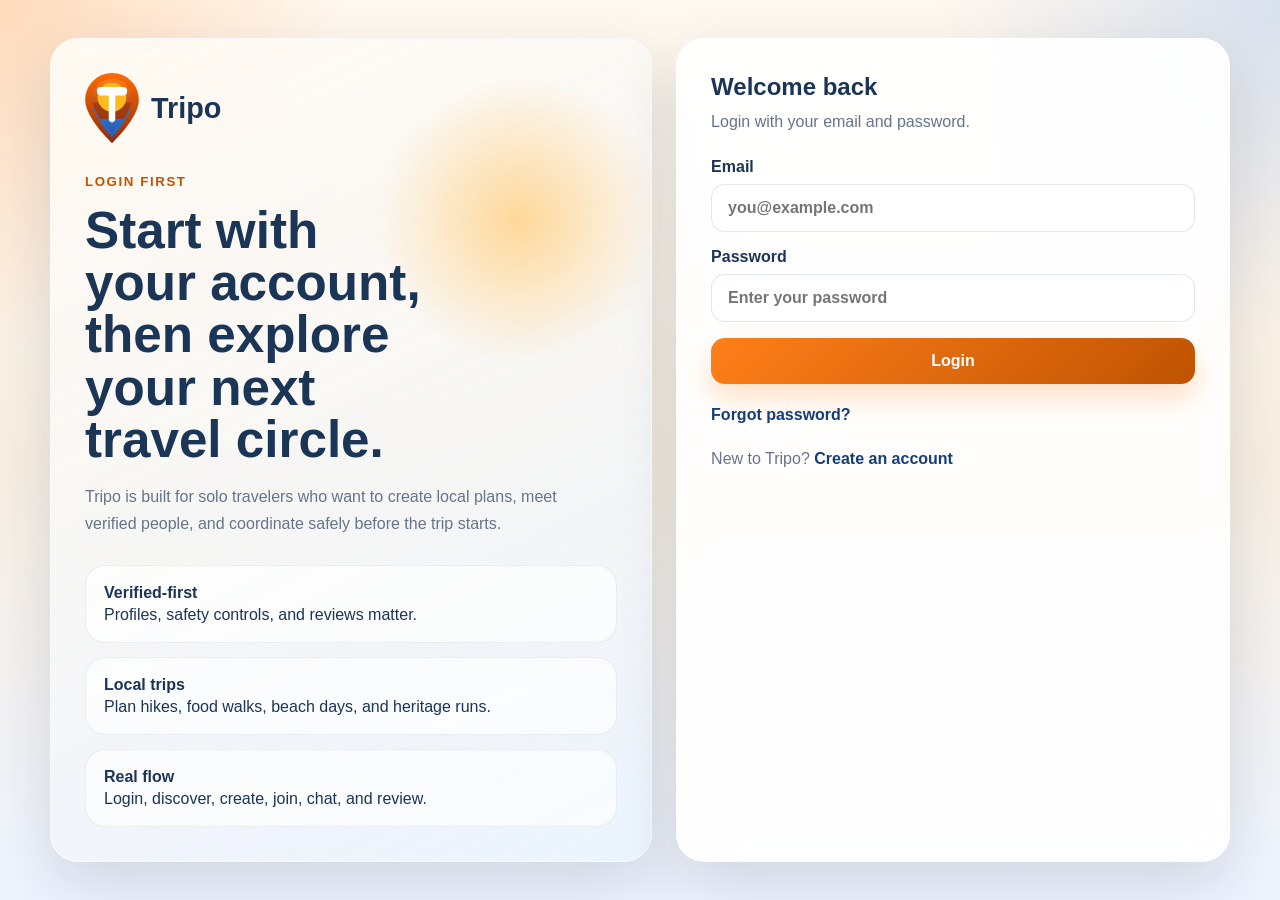
<file: index.html>
<!DOCTYPE html>
<html lang="en">
<head>
  <meta charset="UTF-8">
  <meta name="viewport" content="width=device-width, initial-scale=1.0">
  <title>Tripo</title>
  <link rel="icon" type="image/svg+xml" href="assets/tripo-logo.svg">
  <link rel="stylesheet" href="styles.css">
</head>
<body class="auth-body" data-page="index">
  <div class="auth-shell auth-redirect">
    <img class="auth-logo" src="assets/tripo-logo.svg" alt="Tripo logo">
    <h1>Opening Tripo...</h1>
    <p>Checking your session and sending you to the right page.</p>
  </div>
  <script src="vendor/supabase-js.min.js"></script>
  <script src="config.js"></script>
  <script src="tripo.js"></script>
  <script src="index.js"></script>
</body>
</html>
</file>
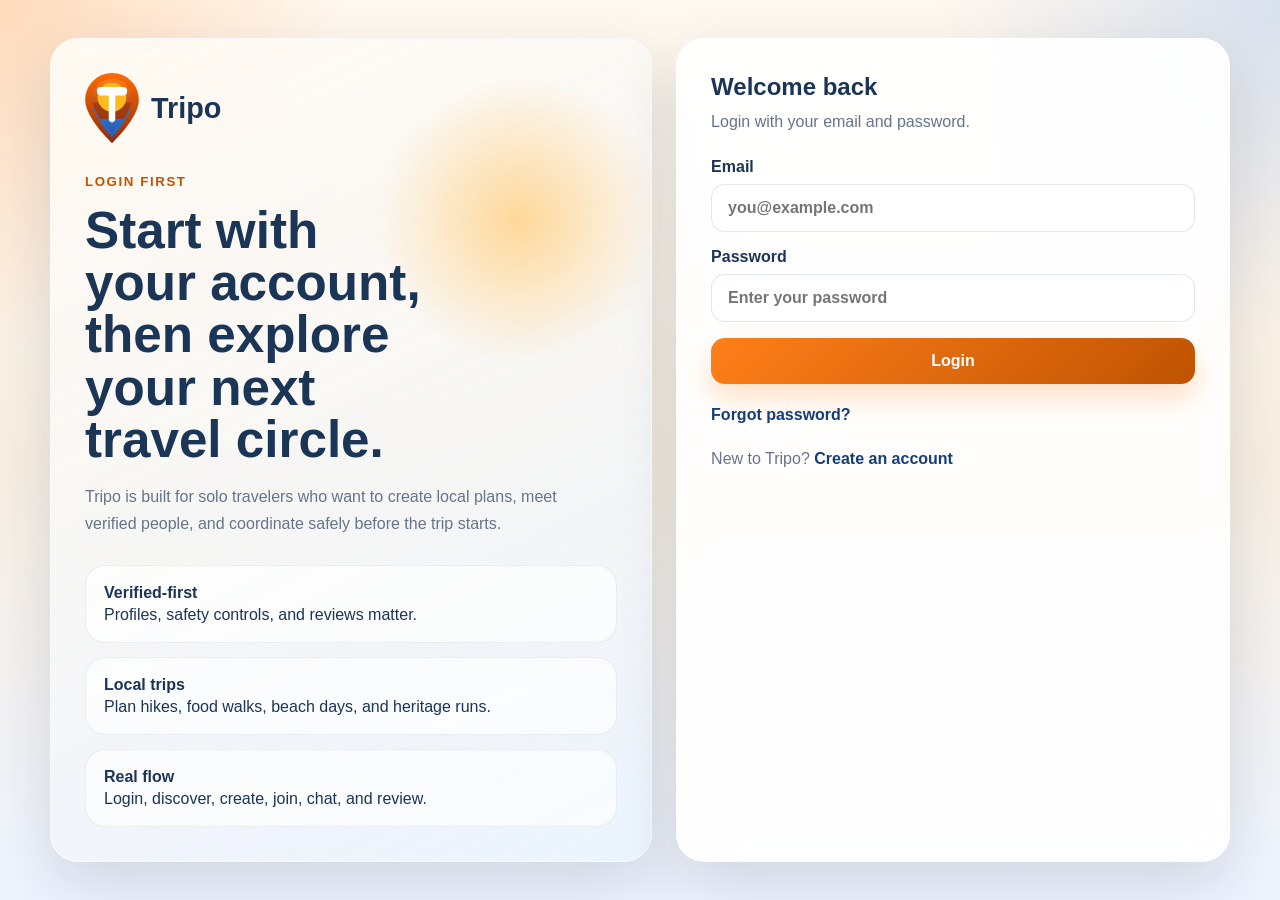
<file: admin.html>
<!DOCTYPE html>
<html lang="en">
<head>
  <meta charset="UTF-8">
  <meta name="viewport" content="width=device-width, initial-scale=1.0">
  <title>Admin Console | Tripo</title>
  <link rel="icon" type="image/svg+xml" href="assets/tripo-logo.svg">
  <link rel="stylesheet" href="styles.css">
</head>
<body class="app-body" data-page="admin">
  <div id="appShell"></div>
  <script src="vendor/supabase-js.min.js"></script>
  <script src="config.js"></script>
  <script src="tripo.js"></script>
  <script src="admin.js"></script>
</body>
</html>
</file>
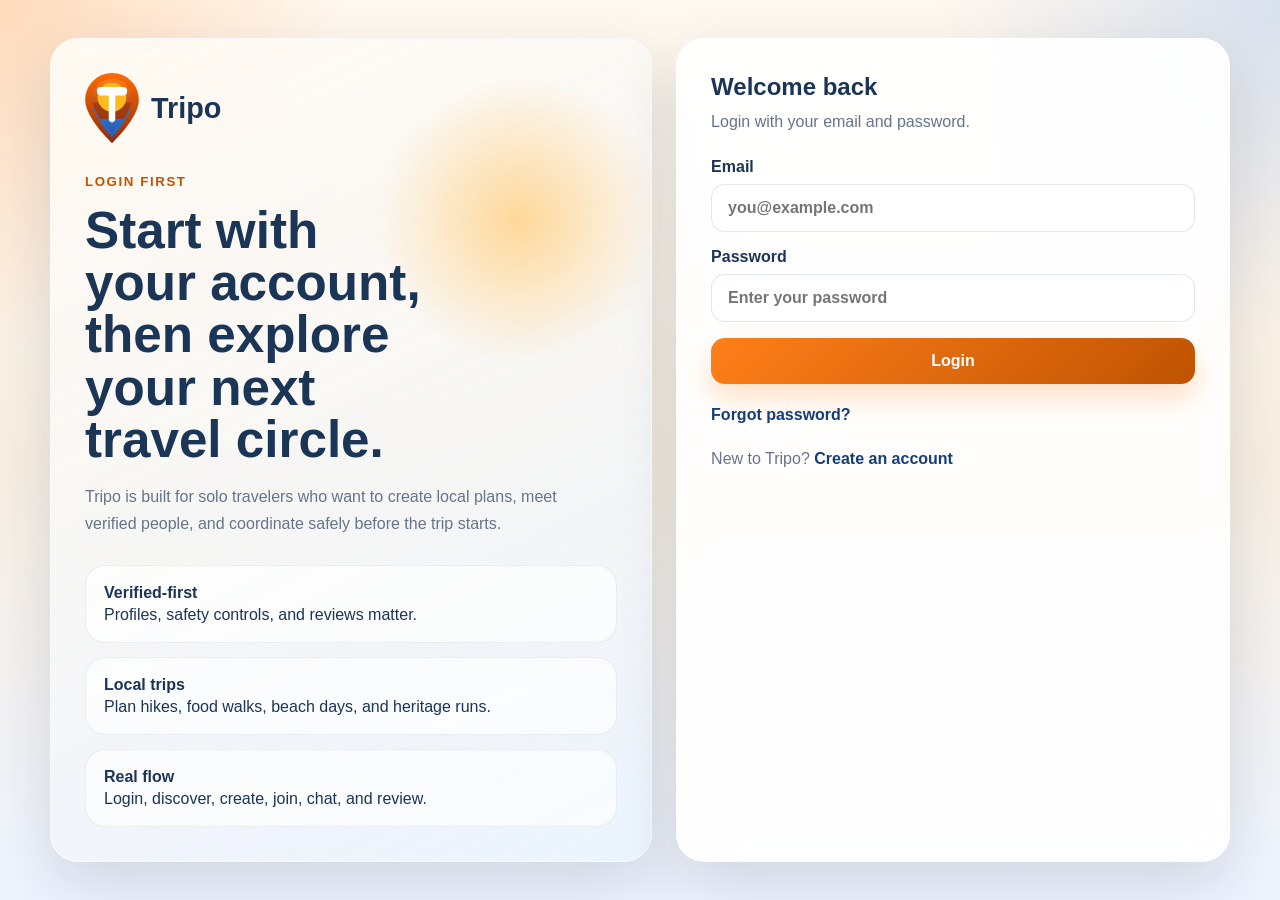
<file: create-trip.html>
<!DOCTYPE html>
<html lang="en">
<head>
  <meta charset="UTF-8">
  <meta name="viewport" content="width=device-width, initial-scale=1.0">
  <title>Create Trip | Tripo</title>
  <link rel="icon" type="image/svg+xml" href="assets/tripo-logo.svg">
  <link rel="stylesheet" href="styles.css">
</head>
<body class="app-body" data-page="create-trip">
  <div id="appShell"></div>
  <script src="vendor/supabase-js.min.js"></script>
  <script src="config.js"></script>
  <script src="tripo.js"></script>
  <script src="create-trip.js"></script>
</body>
</html>
</file>
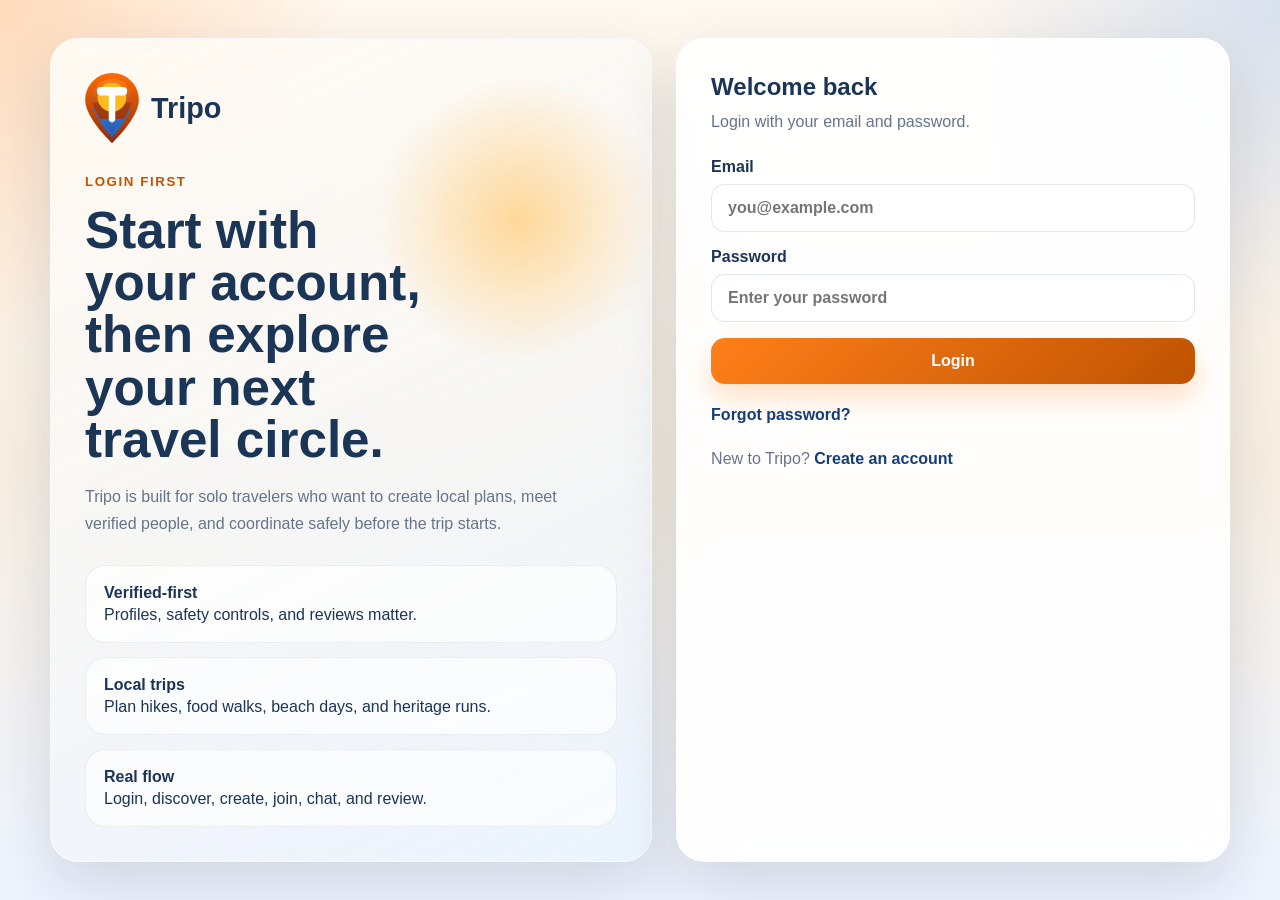
<file: dashboard.html>
<!DOCTYPE html>
<html lang="en">
<head>
  <meta charset="UTF-8">
  <meta name="viewport" content="width=device-width, initial-scale=1.0">
  <title>Dashboard | Tripo</title>
  <link rel="icon" type="image/svg+xml" href="assets/tripo-logo.svg">
  <link rel="stylesheet" href="styles.css">
</head>
<body class="app-body" data-page="dashboard">
  <div id="appShell"></div>
  <script src="vendor/supabase-js.min.js"></script>
  <script src="config.js"></script>
  <script src="tripo.js"></script>
  <script src="dashboard.js"></script>
</body>
</html>
</file>
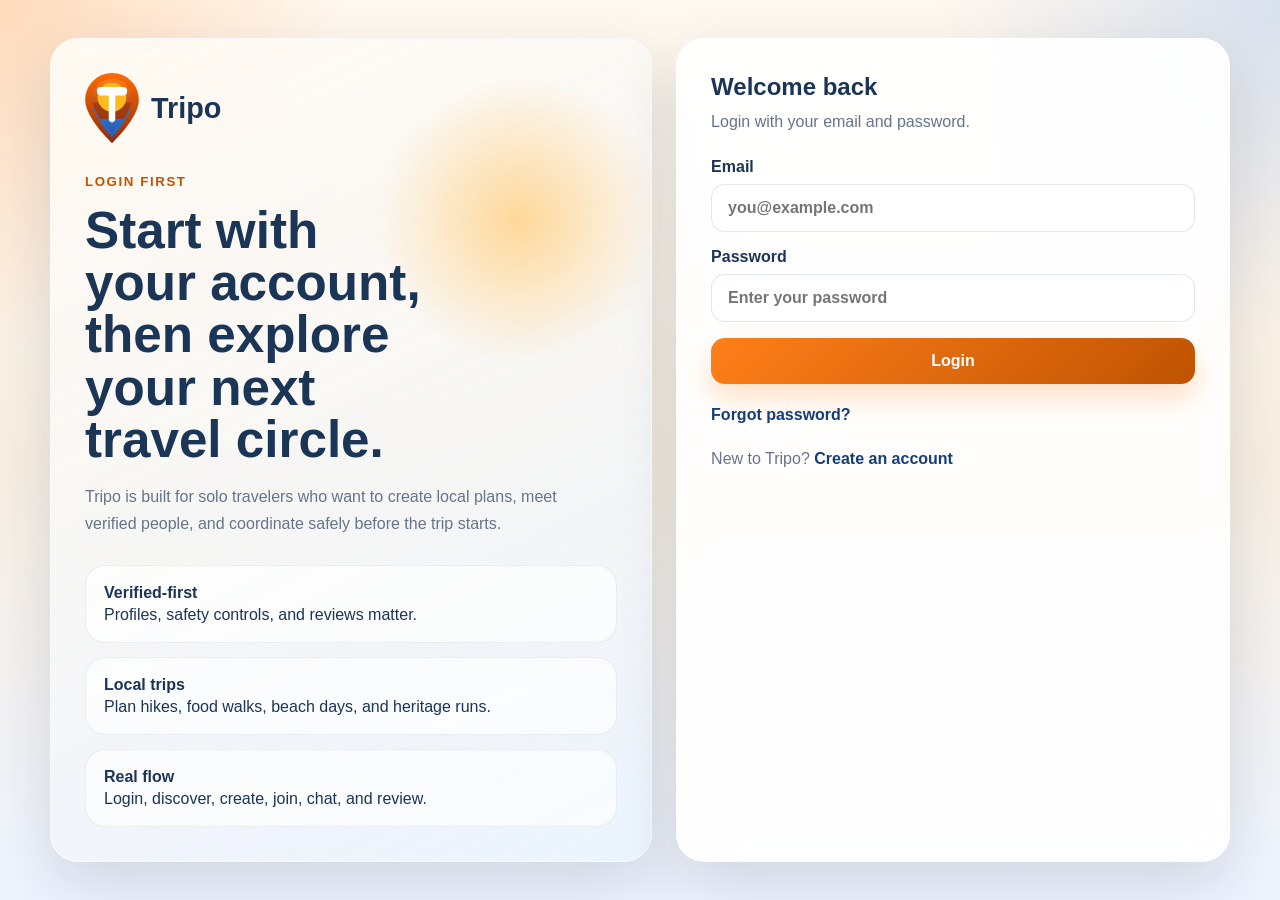
<file: edit-trip.html>
<!DOCTYPE html>
<html lang="en">
<head>
  <meta charset="UTF-8">
  <meta name="viewport" content="width=device-width, initial-scale=1.0">
  <title>Edit Trip | Tripo</title>
  <link rel="icon" type="image/svg+xml" href="assets/tripo-logo.svg">
  <link rel="stylesheet" href="styles.css">
</head>
<body class="app-body" data-page="edit-trip">
  <div id="appShell"></div>
  <script src="vendor/supabase-js.min.js"></script>
  <script src="config.js"></script>
  <script src="tripo.js"></script>
  <script src="edit-trip.js"></script>
</body>
</html>
</file>
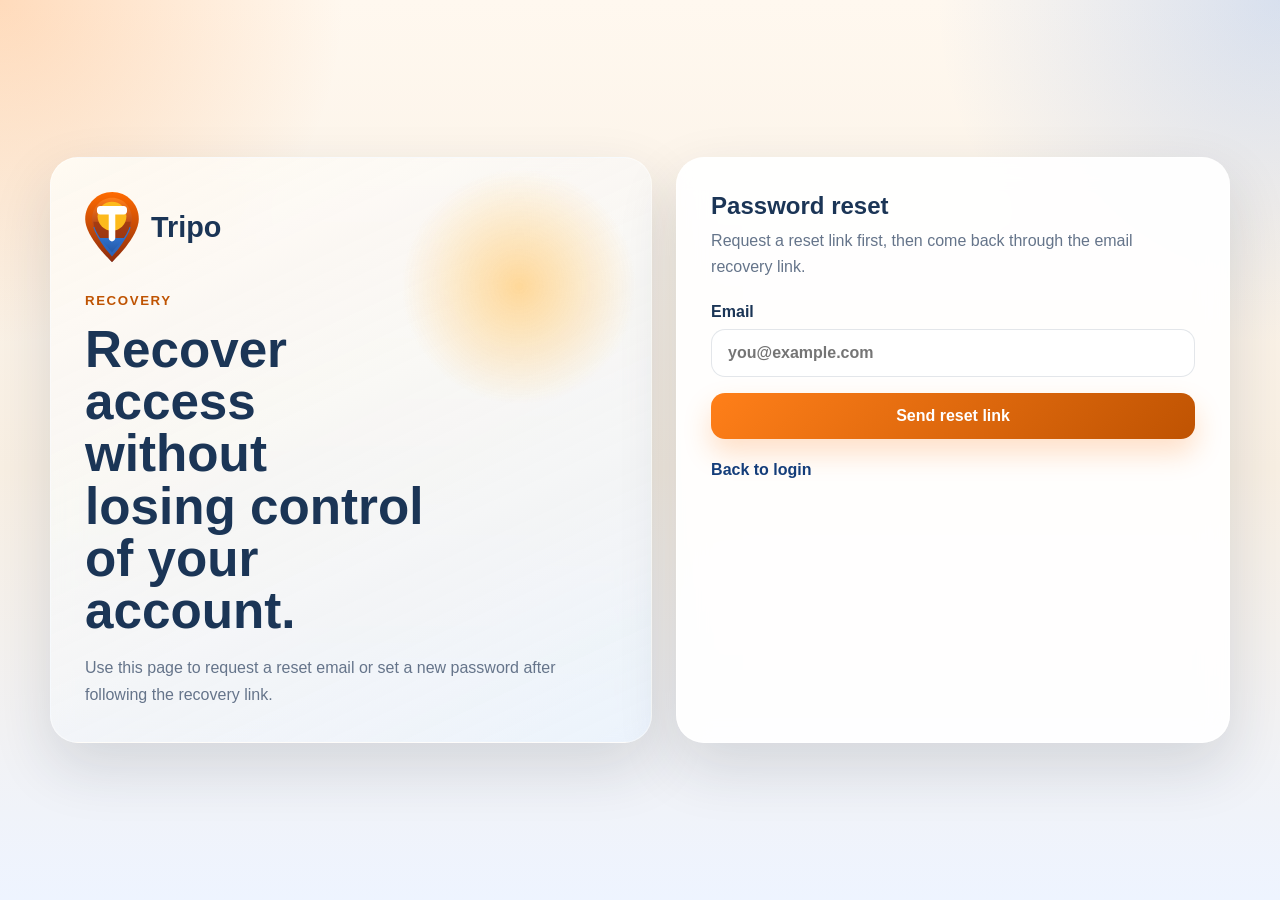
<file: forgot-password.html>
<!DOCTYPE html>
<html lang="en">
<head>
  <meta charset="UTF-8">
  <meta name="viewport" content="width=device-width, initial-scale=1.0">
  <title>Password Recovery | Tripo</title>
  <link rel="icon" type="image/svg+xml" href="assets/tripo-logo.svg">
  <link rel="stylesheet" href="styles.css">
</head>
<body class="auth-body" data-page="forgot-password">
  <main class="auth-layout">
    <section class="auth-visual">
      <a class="auth-brand" href="index.html">
        <img class="auth-logo" src="assets/tripo-logo.svg" alt="Tripo logo">
        <span>Tripo</span>
      </a>
      <p class="eyebrow">Recovery</p>
      <h1>Recover access without losing control of your account.</h1>
      <p class="auth-copy">Use this page to request a reset email or set a new password after following the recovery link.</p>
    </section>

    <section class="auth-card">
      <div class="auth-card-top">
        <h2>Password reset</h2>
        <p>Request a reset link first, then come back through the email recovery link.</p>
      </div>

      <form id="requestResetForm" class="stack-form">
        <label>
          Email
          <input type="email" name="email" placeholder="you@example.com" required>
        </label>
        <button class="button" type="submit">Send reset link</button>
      </form>

      <form id="updatePasswordForm" class="stack-form" style="display:none; margin-top:18px;">
        <label>
          New password
          <input type="password" name="password" placeholder="Create a new password" minlength="6" required>
        </label>
        <button class="button button-secondary" type="submit">Update password</button>
      </form>

      <p class="auth-footer"><a href="login.html">Back to login</a></p>
      <div id="passwordMessage"></div>
    </section>
  </main>
  <script src="vendor/supabase-js.min.js"></script>
  <script src="config.js"></script>
  <script src="tripo.js"></script>
  <script src="forgot-password.js"></script>
</body>
</html>
</file>
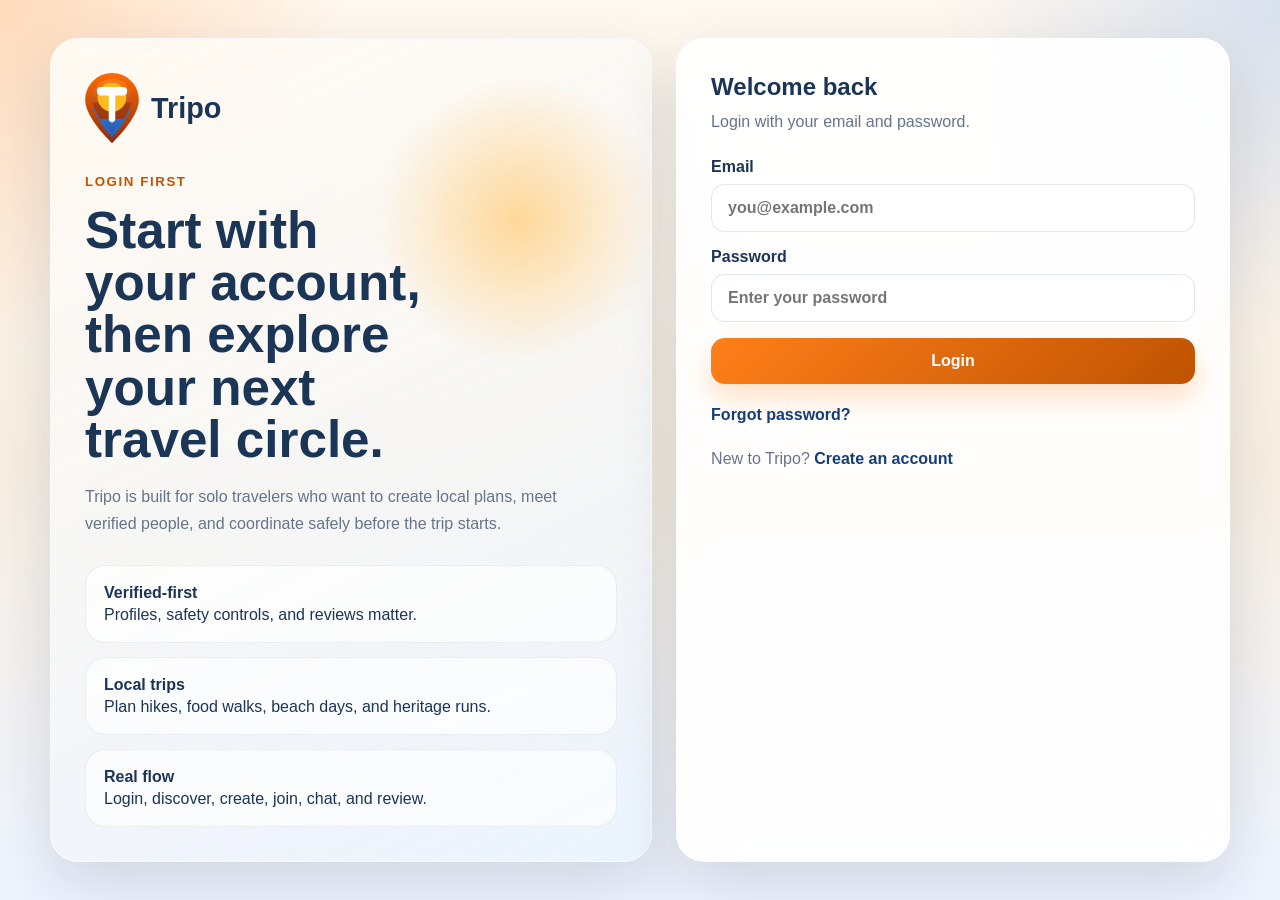
<file: login.html>
<!DOCTYPE html>
<html lang="en">
<head>
  <meta charset="UTF-8">
  <meta name="viewport" content="width=device-width, initial-scale=1.0">
  <title>Login | Tripo</title>
  <link rel="icon" type="image/svg+xml" href="assets/tripo-logo.svg">
  <link rel="stylesheet" href="styles.css">
</head>
<body class="auth-body" data-page="login">
  <main class="auth-layout">
    <section class="auth-visual">
      <a class="auth-brand" href="index.html">
        <img class="auth-logo" src="assets/tripo-logo.svg" alt="Tripo logo">
        <span>Tripo</span>
      </a>
      <p class="eyebrow">Login first</p>
      <h1>Start with your account, then explore your next travel circle.</h1>
      <p class="auth-copy">
        Tripo is built for solo travelers who want to create local plans, meet verified people, and coordinate safely before the trip starts.
      </p>
      <div class="auth-points">
        <article><strong>Verified-first</strong><span>Profiles, safety controls, and reviews matter.</span></article>
        <article><strong>Local trips</strong><span>Plan hikes, food walks, beach days, and heritage runs.</span></article>
        <article><strong>Real flow</strong><span>Login, discover, create, join, chat, and review.</span></article>
      </div>
    </section>

    <section class="auth-card">
      <div class="auth-card-top">
        <h2>Welcome back</h2>
        <p>Login with your email and password.</p>
      </div>

      <form id="loginForm" class="stack-form">
        <label>
          Email
          <input type="email" name="email" placeholder="you@example.com" required>
        </label>
        <label>
          Password
          <input type="password" name="password" placeholder="Enter your password" required>
        </label>
        <button class="button" type="submit">Login</button>
      </form>

      <p class="auth-footer"><a href="forgot-password.html">Forgot password?</a></p>
      <p class="auth-footer">New to Tripo? <a href="register.html">Create an account</a></p>
      <div id="loginMessage"></div>
    </section>
  </main>
  <script src="vendor/supabase-js.min.js"></script>
  <script src="config.js"></script>
  <script src="tripo.js"></script>
  <script src="login.js"></script>
</body>
</html>
</file>
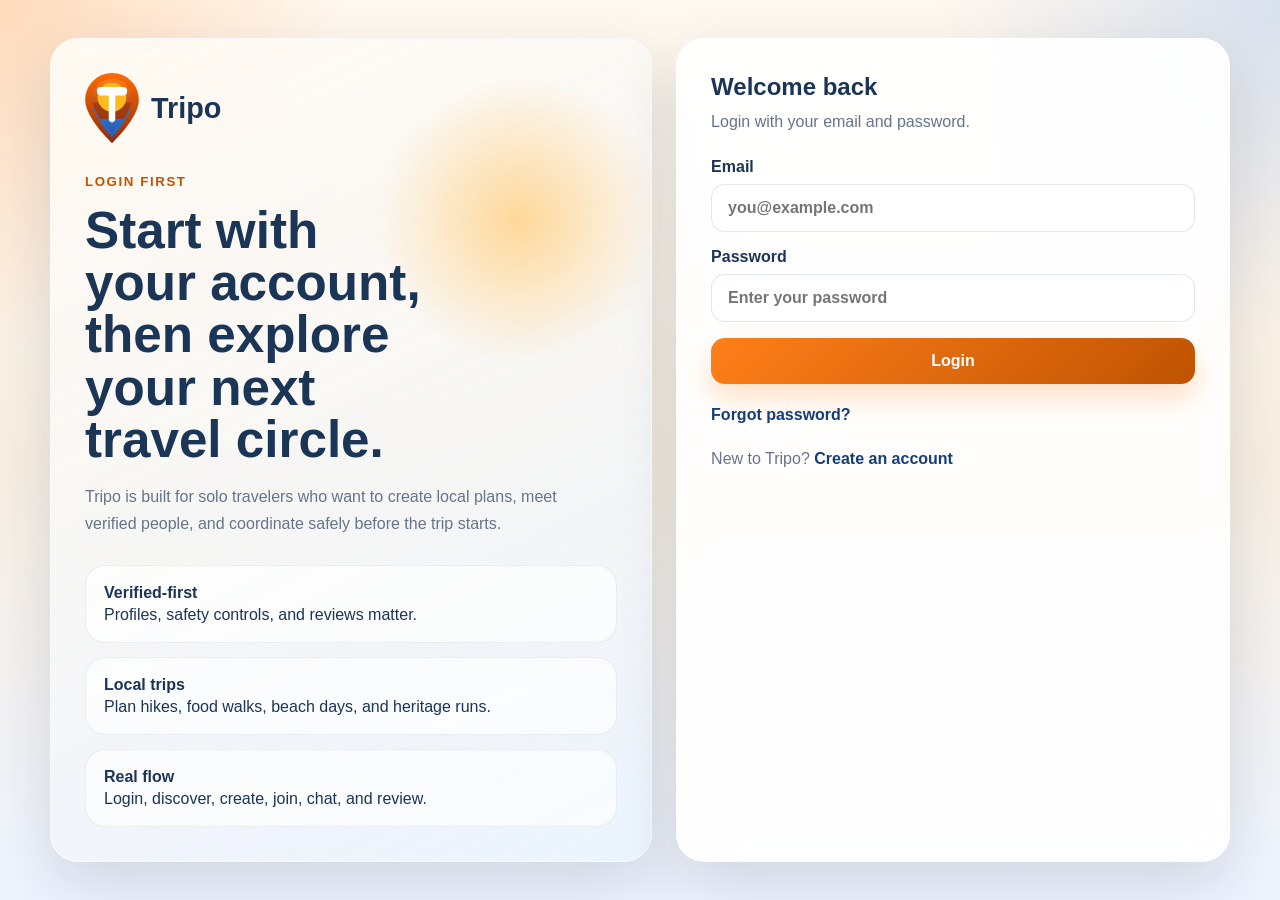
<file: profile.html>
<!DOCTYPE html>
<html lang="en">
<head>
  <meta charset="UTF-8">
  <meta name="viewport" content="width=device-width, initial-scale=1.0">
  <title>Profile | Tripo</title>
  <link rel="icon" type="image/svg+xml" href="assets/tripo-logo.svg">
  <link rel="stylesheet" href="styles.css">
</head>
<body class="app-body" data-page="profile">
  <div id="appShell"></div>
  <script src="vendor/supabase-js.min.js"></script>
  <script src="config.js"></script>
  <script src="tripo.js"></script>
  <script src="profile.js"></script>
</body>
</html>
</file>
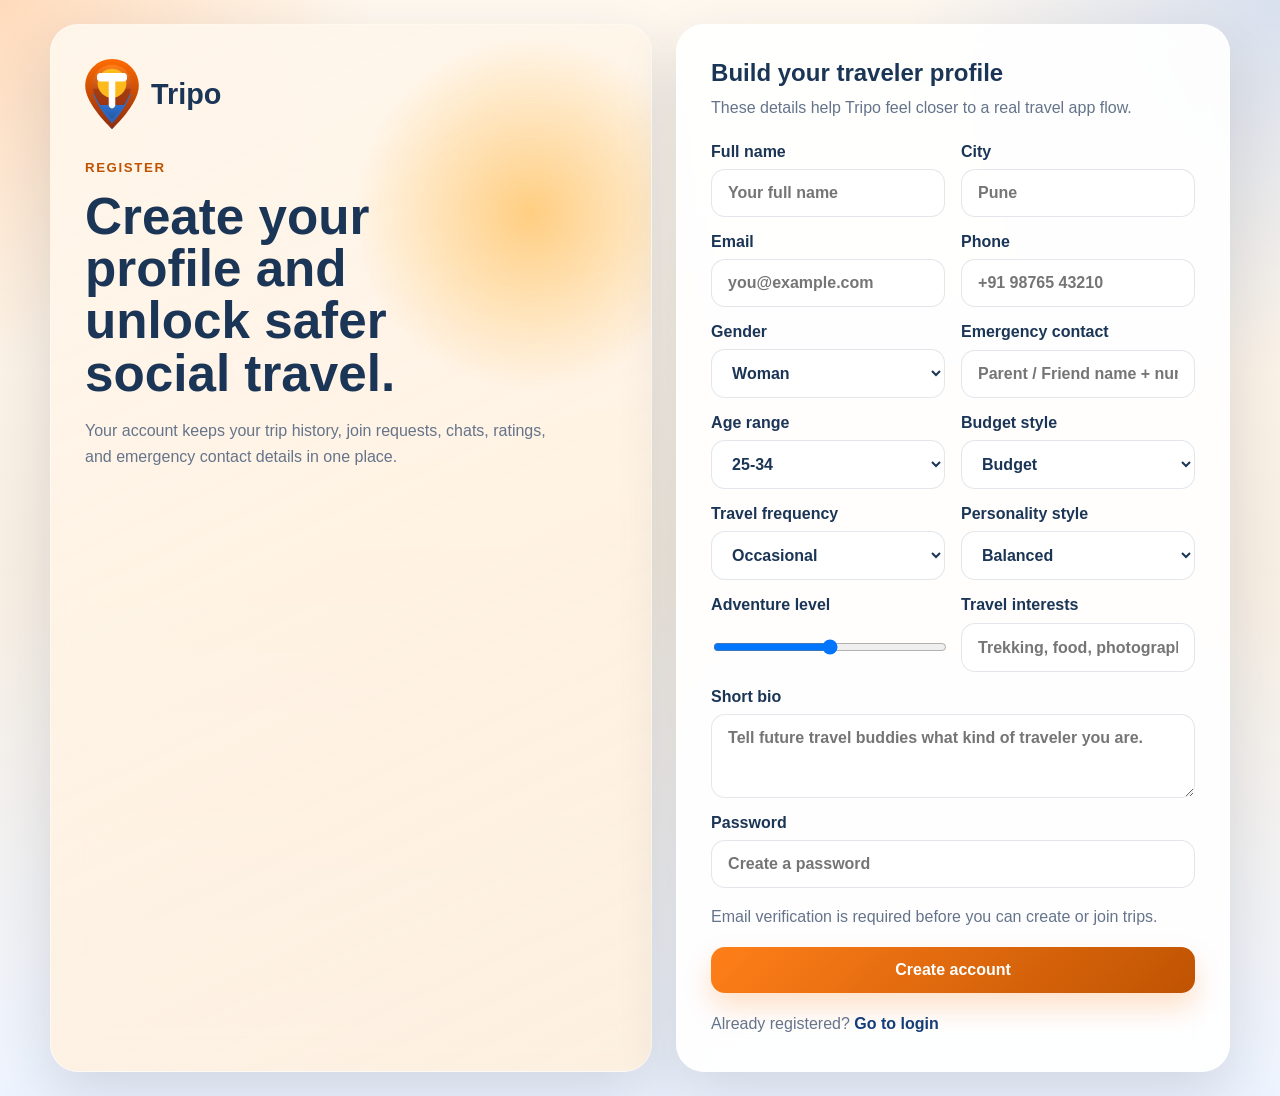
<file: register.html>
<!DOCTYPE html>
<html lang="en">
<head>
  <meta charset="UTF-8">
  <meta name="viewport" content="width=device-width, initial-scale=1.0">
  <title>Register | Tripo</title>
  <link rel="icon" type="image/svg+xml" href="assets/tripo-logo.svg">
  <link rel="stylesheet" href="styles.css">
</head>
<body class="auth-body" data-page="register">
  <main class="auth-layout">
    <section class="auth-visual auth-visual-warm">
      <a class="auth-brand" href="index.html">
        <img class="auth-logo" src="assets/tripo-logo.svg" alt="Tripo logo">
        <span>Tripo</span>
      </a>
      <p class="eyebrow">Register</p>
      <h1>Create your profile and unlock safer social travel.</h1>
      <p class="auth-copy">
        Your account keeps your trip history, join requests, chats, ratings, and emergency contact details in one place.
      </p>
    </section>

    <section class="auth-card auth-card-wide">
      <div class="auth-card-top">
        <h2>Build your traveler profile</h2>
        <p>These details help Tripo feel closer to a real travel app flow.</p>
      </div>

      <form id="registerForm" class="stack-form">
        <div class="field-grid">
          <label>
            Full name
            <input type="text" name="name" placeholder="Your full name" required>
          </label>
          <label>
            City
            <input type="text" name="city" placeholder="Pune" required>
          </label>
        </div>
        <div class="field-grid">
          <label>
            Email
            <input type="email" name="email" placeholder="you@example.com" required>
          </label>
          <label>
            Phone
            <input type="tel" name="phone" placeholder="+91 98765 43210" required>
          </label>
        </div>
        <div class="field-grid">
          <label>
            Gender
            <select name="gender" required>
              <option value="Woman">Woman</option>
              <option value="Man">Man</option>
              <option value="Non-binary">Non-binary</option>
              <option value="Prefer not to say">Prefer not to say</option>
            </select>
          </label>
          <label>
            Emergency contact
            <input type="text" name="emergencyContact" placeholder="Parent / Friend name + number" required>
          </label>
        </div>
        <div class="field-grid">
          <label>
            Age range
            <select name="ageRange" required>
              <option value="18-24">18-24</option>
              <option value="25-34" selected>25-34</option>
              <option value="35-44">35-44</option>
              <option value="45+">45+</option>
            </select>
          </label>
          <label>
            Budget style
            <select name="budgetBand" required>
              <option value="Budget">Budget</option>
              <option value="Mid-range">Mid-range</option>
              <option value="Premium">Premium</option>
            </select>
          </label>
        </div>
        <div class="field-grid">
          <label>
            Travel frequency
            <select name="travelFrequency" required>
              <option value="Rarely">Rarely</option>
              <option value="Occasional" selected>Occasional</option>
              <option value="Monthly">Monthly</option>
              <option value="Frequent">Frequent</option>
            </select>
          </label>
          <label>
            Personality style
            <select name="personalityStyle" required>
              <option value="Calm">Calm</option>
              <option value="Balanced" selected>Balanced</option>
              <option value="Outgoing">Outgoing</option>
              <option value="Spontaneous">Spontaneous</option>
            </select>
          </label>
        </div>
        <div class="field-grid">
          <label>
            Adventure level
            <input type="range" name="adventureLevel" min="1" max="5" value="3">
          </label>
          <label>
            Travel interests
            <input type="text" name="travelInterests" placeholder="Trekking, food, photography" required>
          </label>
        </div>
        <label>
          Short bio
          <textarea name="bio" rows="3" placeholder="Tell future travel buddies what kind of traveler you are." required></textarea>
        </label>
        <label>
          Password
          <input type="password" name="password" placeholder="Create a password" required minlength="6">
        </label>
        <p class="auth-copy" style="margin:0;">Email verification is required before you can create or join trips.</p>
        <button class="button" type="submit">Create account</button>
      </form>

      <p class="auth-footer">Already registered? <a href="login.html">Go to login</a></p>
      <div id="registerMessage"></div>
    </section>
  </main>
  <script src="vendor/supabase-js.min.js"></script>
  <script src="config.js"></script>
  <script src="tripo.js"></script>
  <script src="register.js"></script>
</body>
</html>
</file>
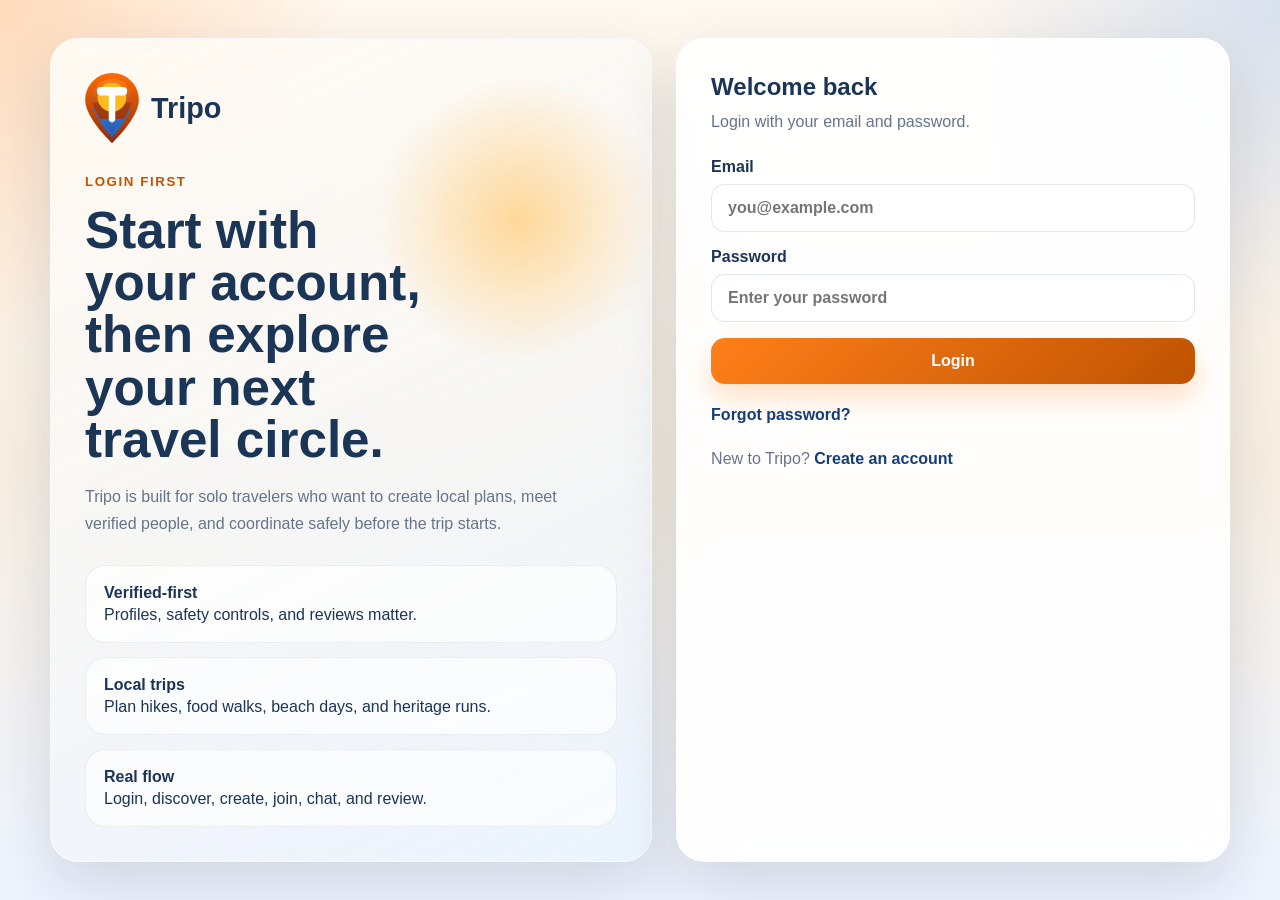
<file: trip.html>
<!DOCTYPE html>
<html lang="en">
<head>
  <meta charset="UTF-8">
  <meta name="viewport" content="width=device-width, initial-scale=1.0">
  <title>Trip Detail | Tripo</title>
  <link rel="icon" type="image/svg+xml" href="assets/tripo-logo.svg">
  <link rel="stylesheet" href="styles.css">
</head>
<body class="app-body" data-page="trip-detail">
  <div id="appShell"></div>
  <script src="vendor/supabase-js.min.js"></script>
  <script src="config.js"></script>
  <script src="tripo.js"></script>
  <script src="trip-detail.js"></script>
</body>
</html>
</file>
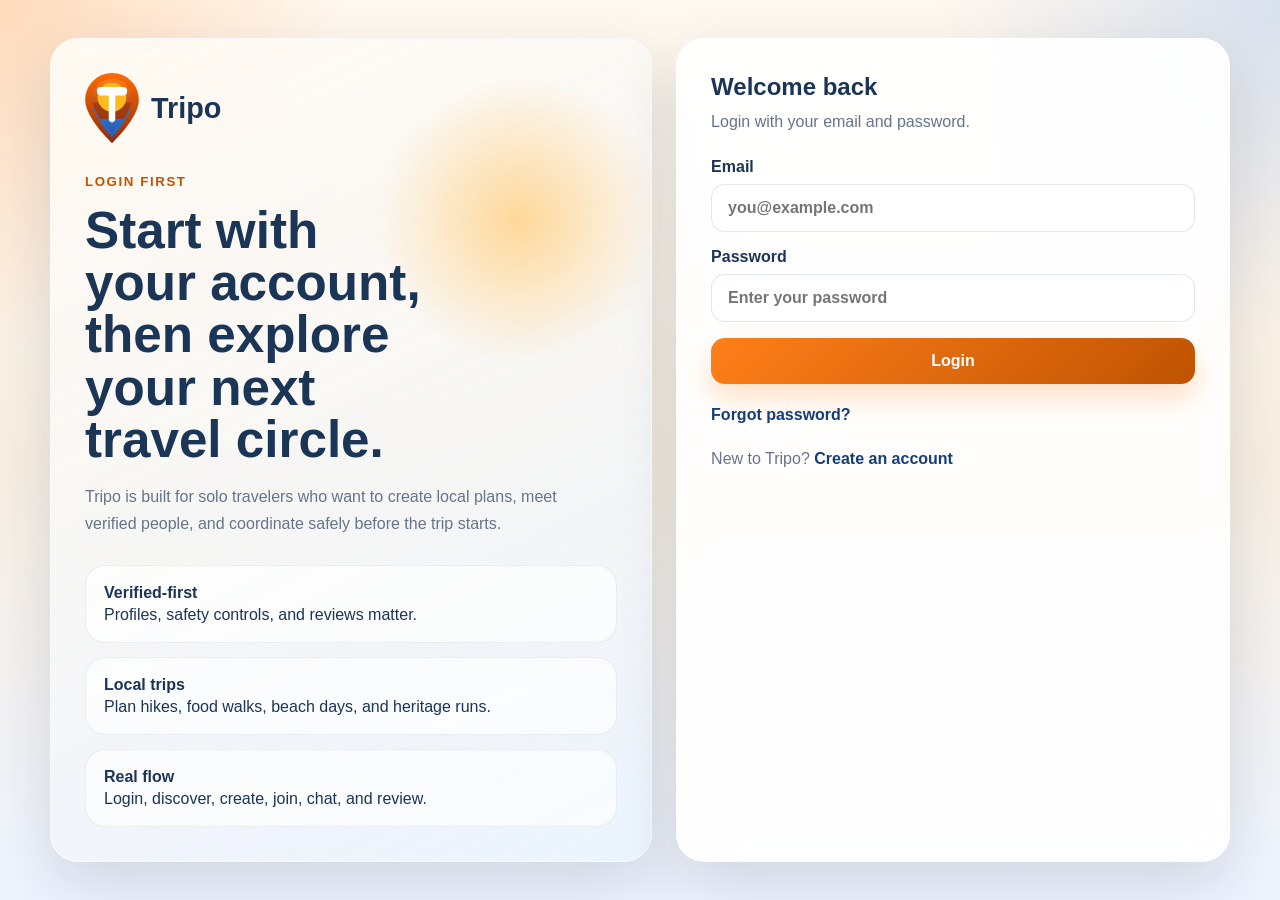
<file: trips.html>
<!DOCTYPE html>
<html lang="en">
<head>
  <meta charset="UTF-8">
  <meta name="viewport" content="width=device-width, initial-scale=1.0">
  <title>Trips | Tripo</title>
  <link rel="icon" type="image/svg+xml" href="assets/tripo-logo.svg">
  <link rel="stylesheet" href="styles.css">
</head>
<body class="app-body" data-page="trips">
  <div id="appShell"></div>
  <script src="vendor/supabase-js.min.js"></script>
  <script src="config.js"></script>
  <script src="tripo.js"></script>
  <script src="trips.js"></script>
</body>
</html>
</file>
<file: styles.css>
:root {
  --bg: #f8efe3;
  --paper: rgba(255, 255, 255, 0.86);
  --paper-strong: #ffffff;
  --ink: #1b3556;
  --muted: #65748a;
  --line: rgba(27, 53, 86, 0.12);
  --orange: #ff7f19;
  --orange-deep: #bf5302;
  --blue: #2874eb;
  --blue-deep: #143d7a;
  --sky: #dcecff;
  --gold: #ffe0ba;
  --ok: #0e9f6e;
  --shadow: 0 24px 60px rgba(25, 40, 67, 0.14);
  --radius-lg: 28px;
  --radius-md: 20px;
  --radius-sm: 14px;
}

* {
  box-sizing: border-box;
}

html {
  scroll-behavior: smooth;
}

body {
  margin: 0;
  color: var(--ink);
  font-family: "Segoe UI", "Trebuchet MS", sans-serif;
  background:
    radial-gradient(circle at top left, rgba(255, 127, 25, 0.24), transparent 22%),
    radial-gradient(circle at top right, rgba(40, 116, 235, 0.18), transparent 22%),
    linear-gradient(180deg, #fff8ef 0%, #f8efe3 52%, #eef4ff 100%);
}

a {
  color: inherit;
  text-decoration: none;
}

img {
  display: block;
  max-width: 100%;
}

button,
input,
select,
textarea {
  font: inherit;
}

.eyebrow {
  margin: 0 0 12px;
  color: var(--orange-deep);
  font-size: 0.83rem;
  font-weight: 800;
  letter-spacing: 0.12em;
  text-transform: uppercase;
}

h1,
h2,
h3,
h4 {
  margin: 0;
  font-family: "Trebuchet MS", "Segoe UI", sans-serif;
}

p {
  margin: 0;
  color: var(--muted);
  line-height: 1.65;
}

.button {
  display: inline-flex;
  align-items: center;
  justify-content: center;
  gap: 8px;
  padding: 14px 22px;
  border: 0;
  border-radius: 14px;
  background: linear-gradient(135deg, var(--orange), var(--orange-deep));
  color: #fff;
  font-weight: 700;
  cursor: pointer;
  box-shadow: 0 14px 28px rgba(255, 127, 25, 0.24);
  transition: transform 160ms ease, box-shadow 160ms ease;
}

.button:hover {
  transform: translateY(-1px);
  box-shadow: 0 18px 32px rgba(255, 127, 25, 0.3);
}

.button-secondary {
  background: linear-gradient(135deg, var(--blue), var(--blue-deep));
  box-shadow: 0 14px 28px rgba(40, 116, 235, 0.2);
}

.button-ghost {
  background: rgba(255, 255, 255, 0.84);
  color: var(--blue-deep);
  box-shadow: none;
  border: 1px solid var(--line);
}

.button-link {
  color: var(--blue-deep);
  font-weight: 700;
}

.auth-body {
  min-height: 100vh;
  display: grid;
  place-items: center;
  padding: 24px;
}

.auth-layout,
.auth-shell {
  width: min(1180px, 100%);
  display: grid;
  grid-template-columns: 1fr 0.92fr;
  gap: 24px;
}

.auth-redirect {
  grid-template-columns: 1fr;
  place-items: center;
  text-align: center;
  padding: 56px;
}

.auth-visual,
.auth-card,
.app-shell aside,
.app-panel,
.trip-item,
.mini-card,
.hero-banner {
  position: relative;
  overflow: hidden;
  border-radius: var(--radius-lg);
  border: 1px solid rgba(255, 255, 255, 0.48);
  background: var(--paper);
  backdrop-filter: blur(14px);
  box-shadow: var(--shadow);
}

.auth-visual,
.auth-card {
  padding: 34px;
}

.auth-visual {
  background:
    radial-gradient(circle at 78% 22%, rgba(255, 214, 148, 0.95), transparent 18%),
    linear-gradient(155deg, rgba(255, 251, 244, 0.95), rgba(240, 247, 255, 0.76)),
    linear-gradient(145deg, rgba(255, 127, 25, 0.1), rgba(40, 116, 235, 0.1));
}

.auth-visual-warm {
  background:
    radial-gradient(circle at 80% 18%, rgba(255, 204, 124, 0.95), transparent 18%),
    linear-gradient(155deg, rgba(255, 246, 236, 0.95), rgba(255, 239, 218, 0.82));
}

.auth-brand {
  display: inline-flex;
  align-items: center;
  gap: 12px;
  margin-bottom: 28px;
  font-size: 1.8rem;
  font-weight: 900;
}

.auth-logo {
  width: 54px;
  height: 70px;
}

.auth-visual h1 {
  font-size: clamp(2.4rem, 4vw, 4.2rem);
  line-height: 1.02;
  max-width: 12ch;
}

.auth-copy {
  margin-top: 18px;
  max-width: 54ch;
}

.auth-points {
  display: grid;
  gap: 14px;
  margin-top: 28px;
}

.auth-points article {
  display: grid;
  gap: 4px;
  padding: 18px;
  border-radius: 20px;
  background: rgba(255, 255, 255, 0.64);
  border: 1px solid rgba(27, 53, 86, 0.08);
}

.auth-points strong {
  color: var(--ink);
}

.auth-card {
  align-self: stretch;
  background: rgba(255, 255, 255, 0.92);
}

.auth-card-wide {
  min-width: 0;
}

.auth-card-top {
  margin-bottom: 22px;
}

.auth-card-top p {
  margin-top: 8px;
}

.stack-form,
.stack-panel {
  display: grid;
  gap: 16px;
}

.field-grid {
  display: grid;
  grid-template-columns: repeat(2, 1fr);
  gap: 16px;
}

label {
  display: grid;
  gap: 8px;
  color: var(--ink);
  font-weight: 600;
}

input,
select,
textarea {
  width: 100%;
  padding: 14px 16px;
  border-radius: 14px;
  border: 1px solid var(--line);
  background: rgba(255, 255, 255, 0.9);
  color: var(--ink);
  outline: none;
}

input:focus,
select:focus,
textarea:focus {
  border-color: rgba(40, 116, 235, 0.45);
  box-shadow: 0 0 0 4px rgba(40, 116, 235, 0.12);
}

.auth-footer {
  margin-top: 18px;
}

.auth-footer a {
  color: var(--blue-deep);
  font-weight: 700;
}

.flash {
  margin-top: 14px;
  padding: 12px 14px;
  border-radius: 14px;
  font-weight: 600;
}

.flash-success {
  background: rgba(14, 159, 110, 0.12);
  color: #0a7a54;
}

.flash-error {
  background: rgba(210, 70, 70, 0.12);
  color: #a63535;
}

.app-body {
  min-height: 100vh;
}

.app-shell {
  width: min(1380px, calc(100% - 32px));
  margin: 0 auto;
  padding: 20px 0 28px;
  display: grid;
  grid-template-columns: 270px 1fr;
  gap: 24px;
}

.app-shell aside {
  padding: 24px 20px;
  display: grid;
  grid-template-rows: auto auto 1fr auto;
  gap: 20px;
  position: sticky;
  top: 20px;
  height: calc(100vh - 40px);
}

.side-brand {
  display: inline-flex;
  align-items: center;
  gap: 12px;
  font-size: 1.7rem;
  font-weight: 900;
}

.side-brand img {
  width: 42px;
  height: 56px;
}

.user-chip {
  padding: 16px;
  border-radius: 18px;
  background: rgba(255, 255, 255, 0.75);
  border: 1px solid var(--line);
}

.user-chip strong,
.nav-link strong {
  display: block;
  color: var(--ink);
}

.side-nav {
  display: grid;
  gap: 10px;
  align-content: start;
}

.nav-link {
  display: block;
  padding: 14px 16px;
  border-radius: 16px;
  background: rgba(255, 255, 255, 0.55);
  border: 1px solid transparent;
}

.nav-link span {
  color: var(--muted);
  font-size: 0.95rem;
}

.nav-link.is-active {
  background: rgba(40, 116, 235, 0.12);
  border-color: rgba(40, 116, 235, 0.18);
}

.side-cta {
  display: grid;
  gap: 12px;
  padding: 18px;
  border-radius: 20px;
  background: linear-gradient(160deg, rgba(255, 127, 25, 0.14), rgba(255, 255, 255, 0.74));
}

.app-main {
  display: grid;
  gap: 24px;
}

.topbar {
  display: flex;
  align-items: center;
  justify-content: space-between;
  gap: 16px;
  padding: 18px 22px;
  border-radius: 22px;
  background: rgba(255, 255, 255, 0.78);
  border: 1px solid rgba(255, 255, 255, 0.48);
  box-shadow: var(--shadow);
}

.topbar p {
  margin-top: 4px;
}

.topbar-actions {
  display: flex;
  gap: 12px;
  flex-wrap: wrap;
}

.hero-banner,
.app-panel {
  padding: 26px;
}

.hero-banner {
  background:
    radial-gradient(circle at 82% 22%, rgba(255, 209, 124, 0.92), transparent 17%),
    linear-gradient(180deg, rgba(255, 255, 255, 0.84), rgba(255, 246, 238, 0.82)),
    linear-gradient(140deg, rgba(255, 127, 25, 0.14), rgba(40, 116, 235, 0.12));
}

.hero-banner h1 {
  font-size: clamp(2rem, 3.4vw, 3.8rem);
  line-height: 1.02;
  max-width: 12ch;
}

.hero-banner p {
  margin-top: 14px;
  max-width: 58ch;
}

.hero-actions,
.inline-actions {
  display: flex;
  gap: 12px;
  flex-wrap: wrap;
  margin-top: 20px;
}

.stat-grid,
.card-grid,
.trip-grid,
.detail-grid,
.review-grid,
.profile-grid {
  display: grid;
  gap: 18px;
}

.stat-grid {
  grid-template-columns: repeat(3, 1fr);
}

.card-grid {
  grid-template-columns: repeat(3, 1fr);
}

.trip-grid {
  grid-template-columns: repeat(2, 1fr);
}

.detail-grid,
.profile-grid {
  grid-template-columns: repeat(2, 1fr);
}

.mini-card,
.trip-item {
  padding: 20px;
}

.mini-card strong,
.trip-item strong {
  color: var(--ink);
}

.metric {
  font-size: 2rem;
  font-weight: 900;
}

.page-section {
  display: grid;
  gap: 20px;
}

.section-head {
  display: flex;
  align-items: end;
  justify-content: space-between;
  gap: 16px;
}

.section-head p {
  margin-top: 8px;
}

.filter-grid,
.form-grid {
  display: grid;
  grid-template-columns: repeat(2, 1fr);
  gap: 16px;
}

.trip-item {
  display: grid;
  gap: 12px;
  background: rgba(255, 255, 255, 0.8);
  border: 1px solid rgba(27, 53, 86, 0.08);
}

.trip-top,
.trip-meta-row,
.detail-meta-row,
.chat-compose,
.review-row,
.profile-card-top {
  display: flex;
  align-items: center;
  justify-content: space-between;
  gap: 12px;
}

.chip {
  display: inline-flex;
  align-items: center;
  justify-content: center;
  padding: 8px 12px;
  border-radius: 999px;
  font-size: 0.85rem;
  font-weight: 800;
}

.chip-interest {
  background: rgba(255, 127, 25, 0.12);
  color: var(--orange-deep);
}

.chip-safe {
  background: rgba(40, 116, 235, 0.12);
  color: var(--blue-deep);
}

.chip-women {
  background: rgba(255, 127, 25, 0.12);
  color: var(--orange-deep);
}

.chip-men {
  background: rgba(27, 53, 86, 0.12);
  color: var(--ink);
}

.trip-title {
  font-size: 1.3rem;
}

.muted-line {
  color: var(--muted);
  font-size: 0.95rem;
}

.trip-actions,
.split-actions {
  display: flex;
  gap: 10px;
  flex-wrap: wrap;
}

.empty-state {
  padding: 22px;
  border-radius: 18px;
  border: 1px dashed var(--line);
  text-align: center;
}

.chat-log {
  max-height: 260px;
  overflow: auto;
  display: grid;
  gap: 10px;
}

.chat-bubble {
  padding: 12px 14px;
  border-radius: 16px;
  background: rgba(255, 255, 255, 0.76);
  border: 1px solid rgba(27, 53, 86, 0.08);
}

.chat-bubble strong {
  display: block;
  margin-bottom: 4px;
}

.list-stack {
  display: grid;
  gap: 12px;
}

.list-row {
  display: flex;
  align-items: center;
  justify-content: space-between;
  gap: 12px;
  padding: 14px 16px;
  border-radius: 16px;
  background: rgba(255, 255, 255, 0.74);
  border: 1px solid rgba(27, 53, 86, 0.07);
}

.admin-table-wrap {
  overflow: auto;
}

.admin-table {
  width: 100%;
  border-collapse: collapse;
}

.admin-table th,
.admin-table td {
  padding: 14px 12px;
  text-align: left;
  border-bottom: 1px solid rgba(27, 53, 86, 0.08);
  vertical-align: top;
}

.admin-table th {
  color: var(--muted);
  font-size: 0.88rem;
  font-weight: 800;
  letter-spacing: 0.04em;
  text-transform: uppercase;
}

.admin-table tr.is-selected-row td {
  background: rgba(40, 116, 235, 0.06);
}

.toast {
  position: fixed;
  right: 20px;
  bottom: 20px;
  padding: 14px 18px;
  border-radius: 16px;
  color: #fff;
  background: rgba(20, 61, 122, 0.96);
  box-shadow: var(--shadow);
  opacity: 0;
  transform: translateY(8px);
  pointer-events: none;
  transition: opacity 160ms ease, transform 160ms ease;
}

.toast.is-visible {
  opacity: 1;
  transform: translateY(0);
}

@media (max-width: 1120px) {
  .auth-layout,
  .app-shell,
  .trip-grid,
  .card-grid,
  .detail-grid,
  .profile-grid,
  .stat-grid {
    grid-template-columns: 1fr;
  }

  .app-shell aside {
    position: static;
    height: auto;
  }
}

@media (max-width: 780px) {
  .auth-visual,
  .auth-card,
  .app-panel,
  .hero-banner,
  .mini-card,
  .trip-item {
    padding: 20px;
  }

  .field-grid,
  .filter-grid,
  .form-grid {
    grid-template-columns: 1fr;
  }

  .topbar,
  .section-head,
  .trip-top,
  .trip-meta-row,
  .detail-meta-row,
  .review-row,
  .profile-card-top {
    align-items: flex-start;
    flex-direction: column;
  }
}
</file>
